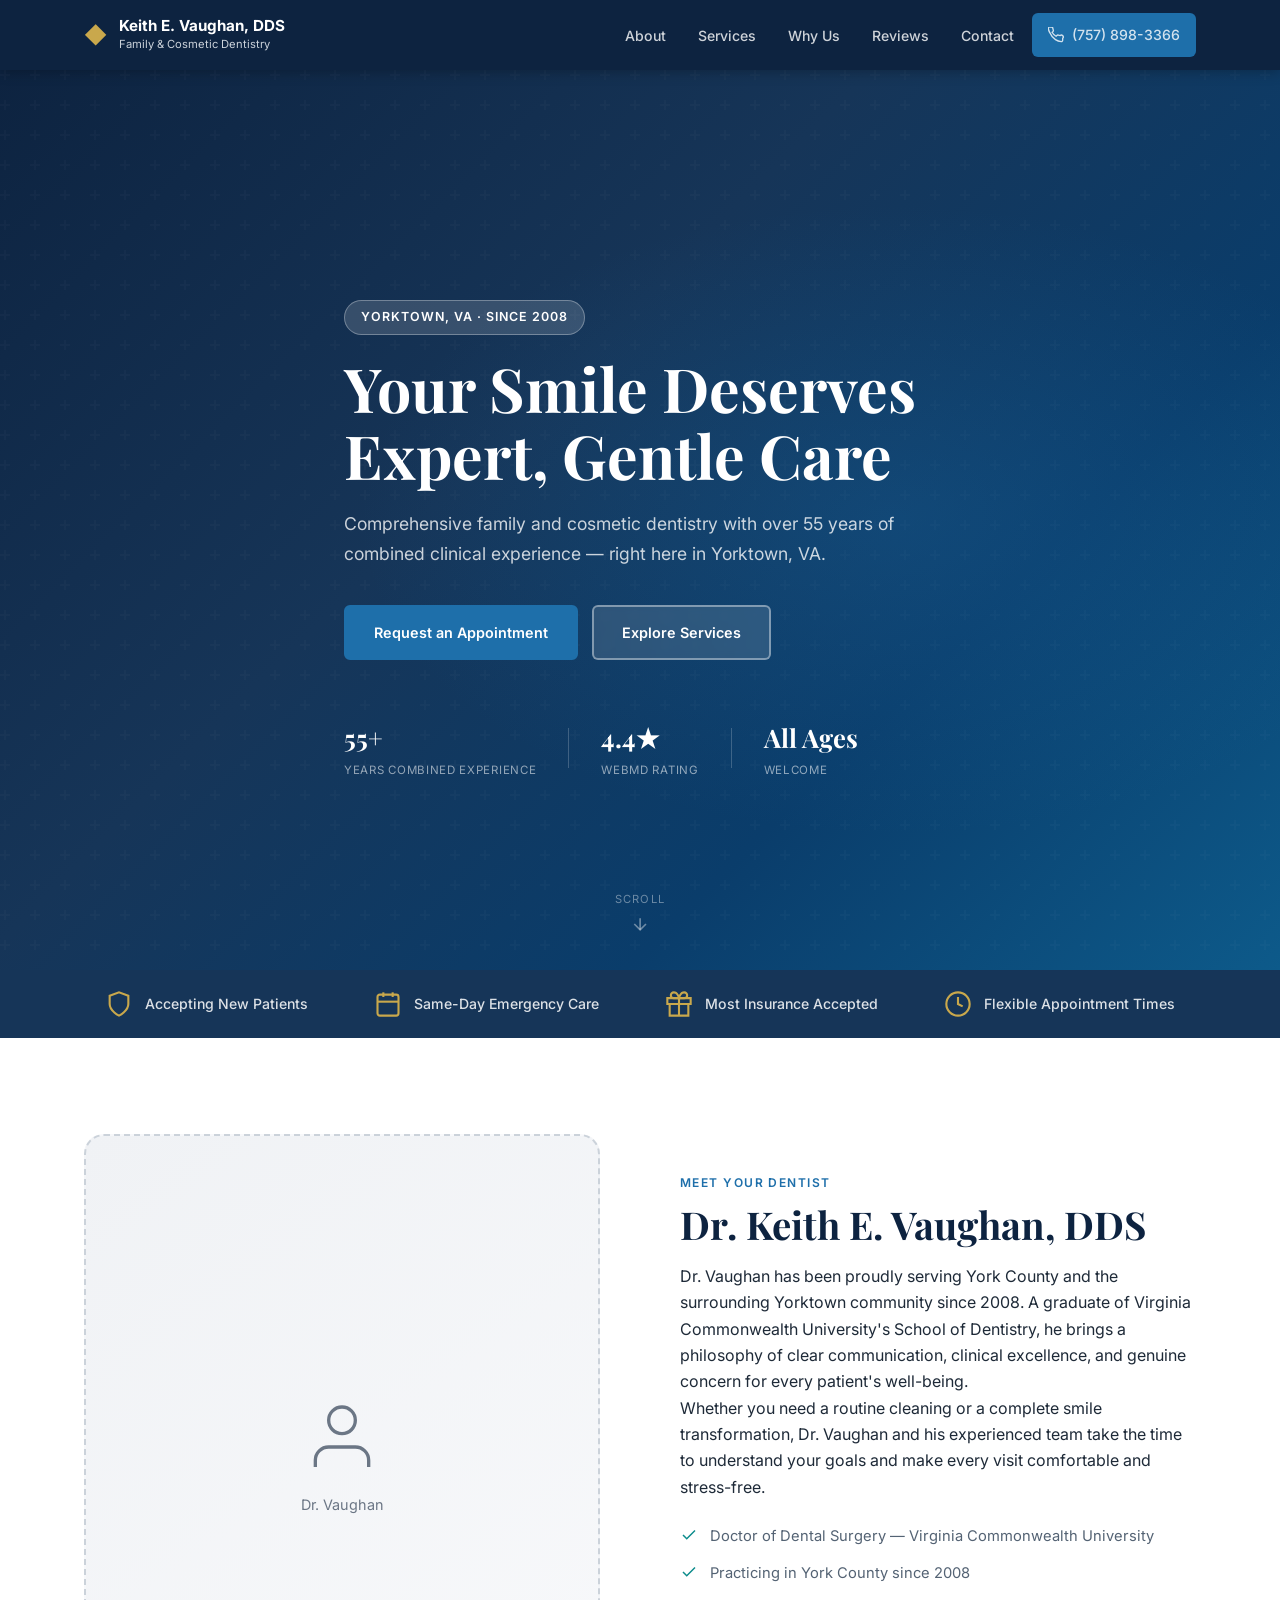
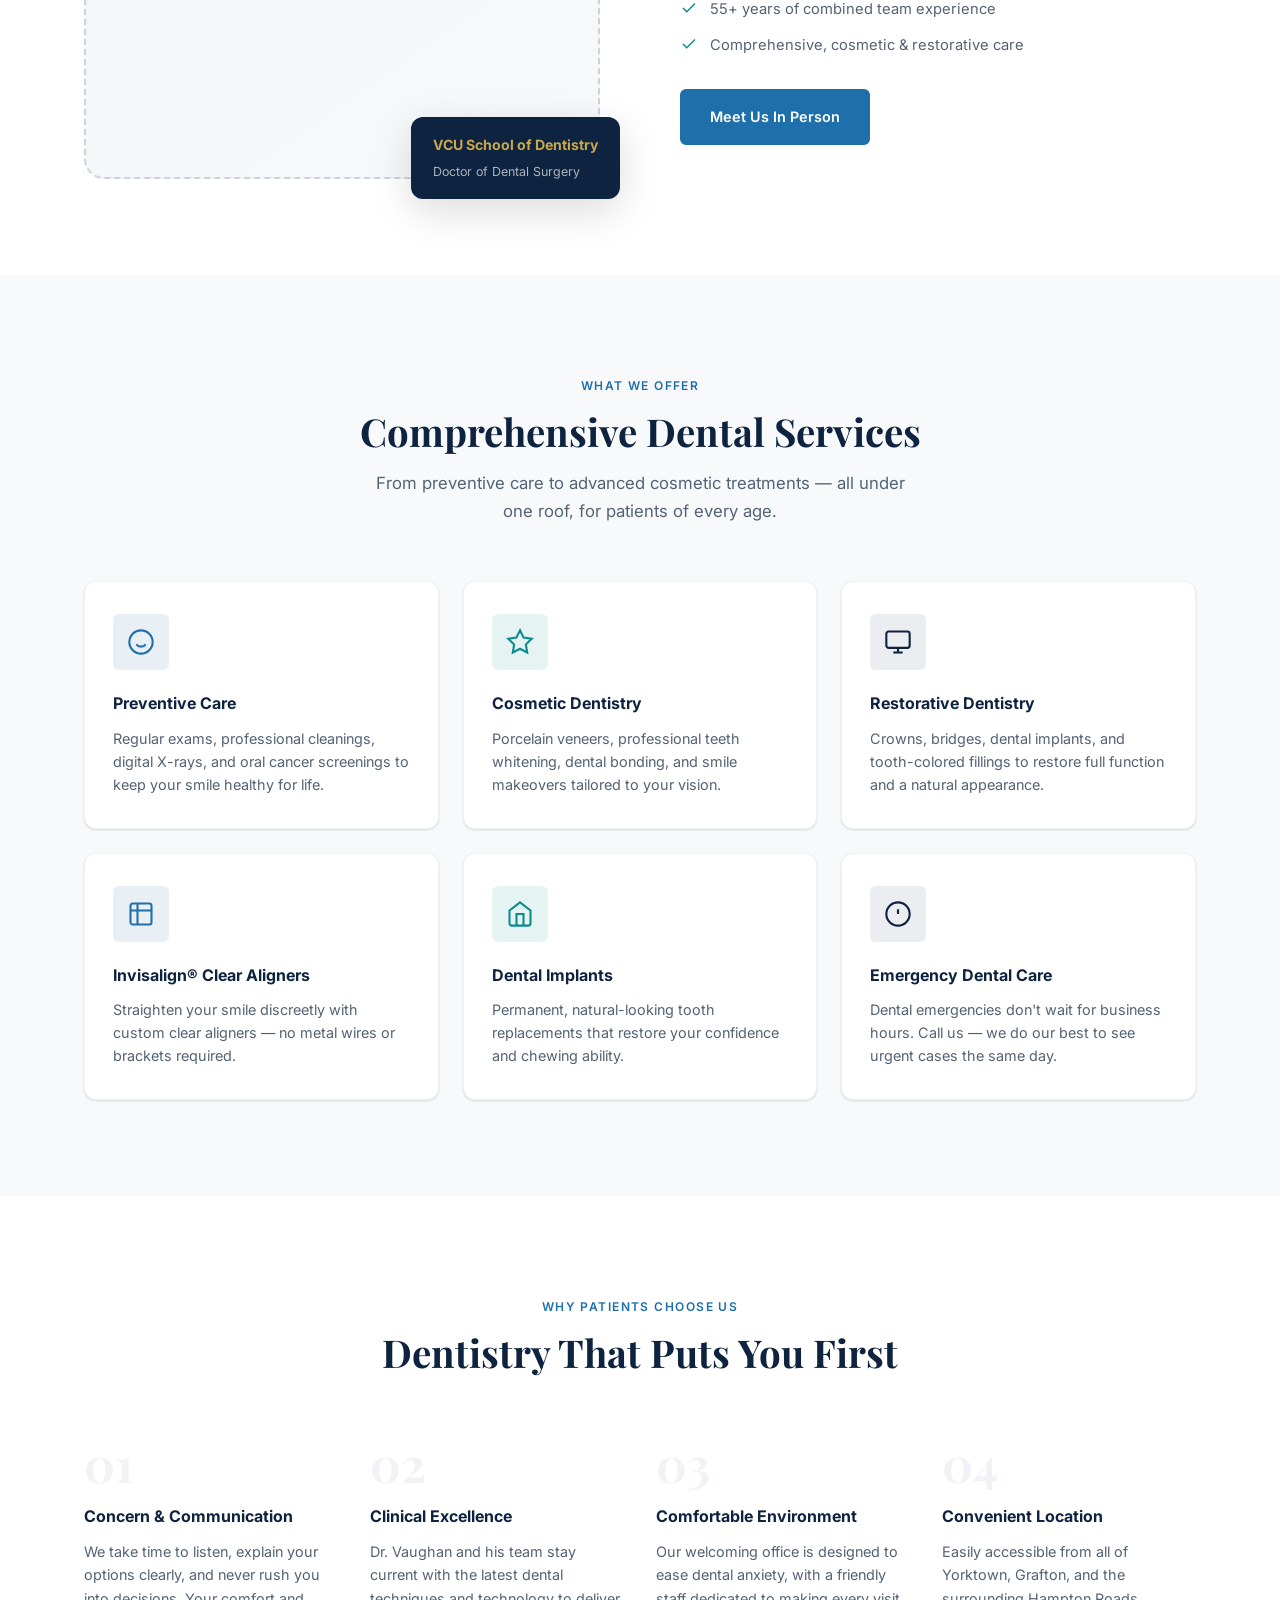
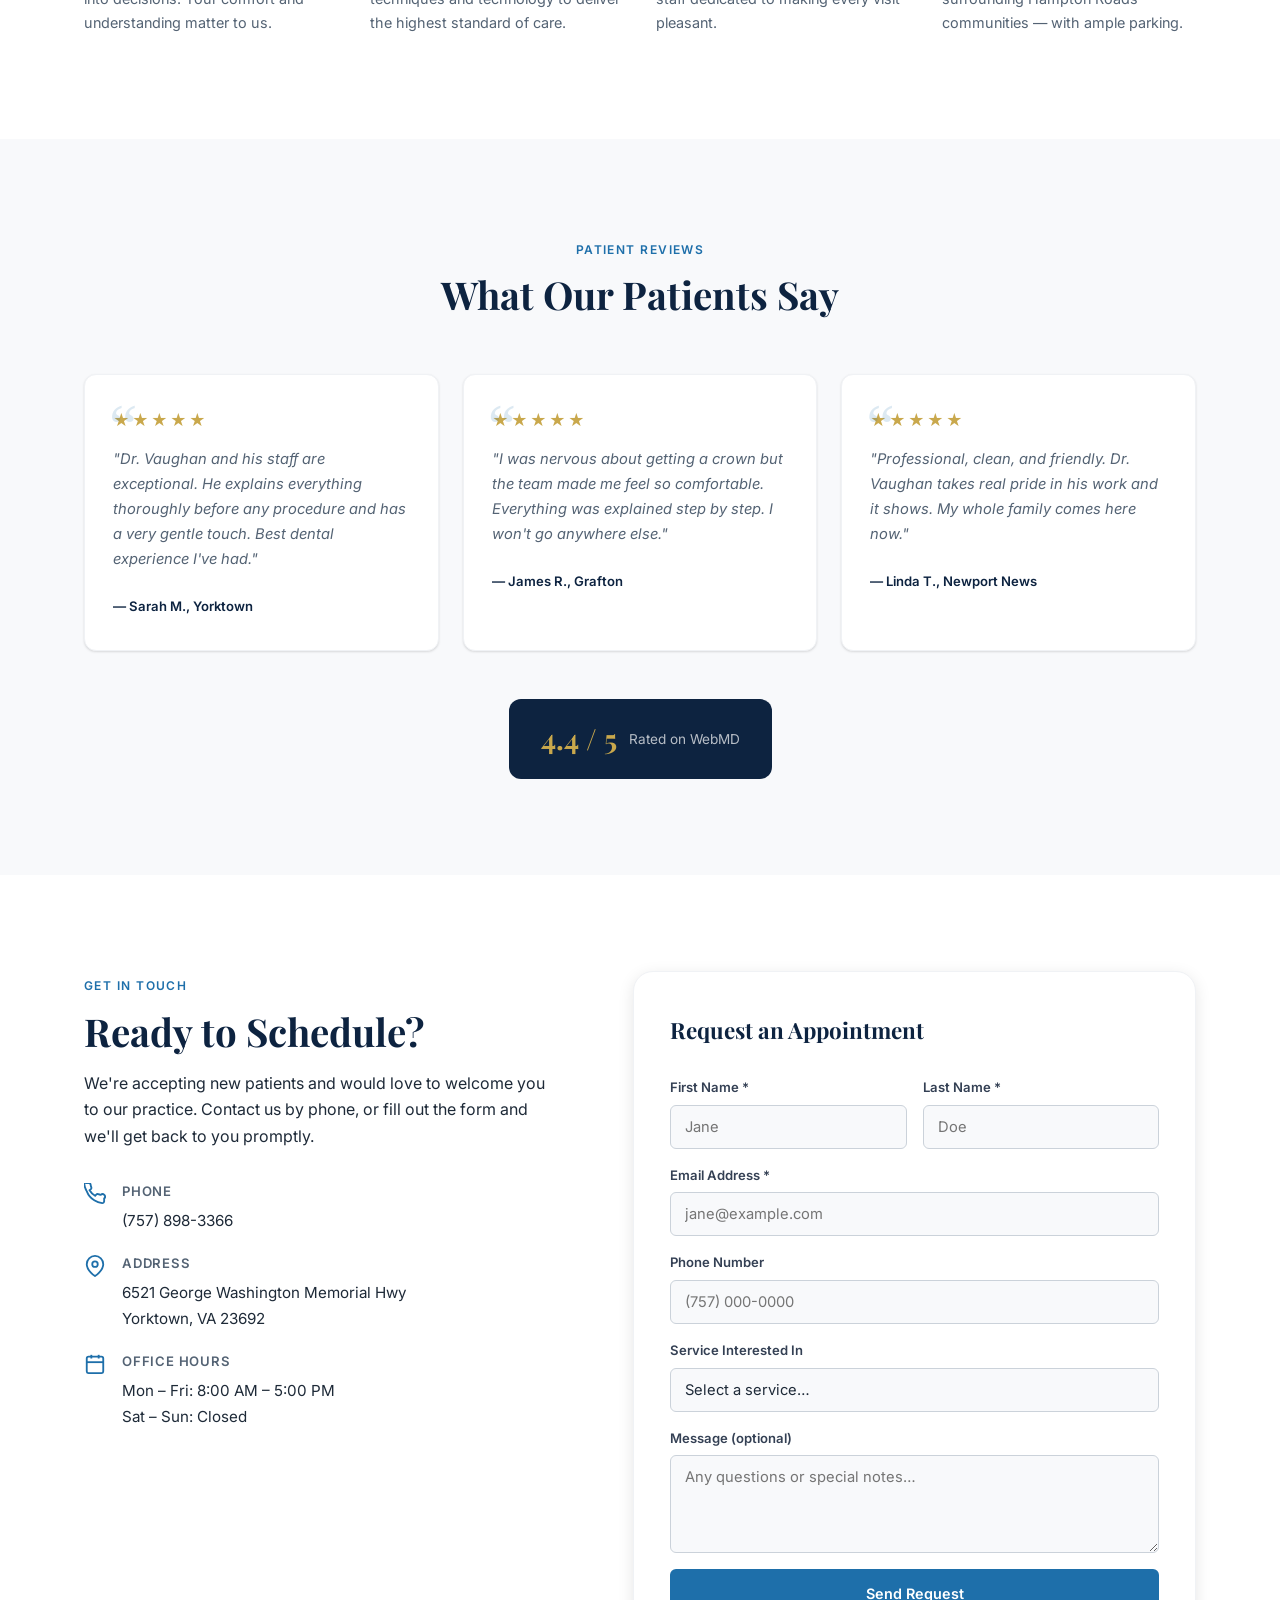
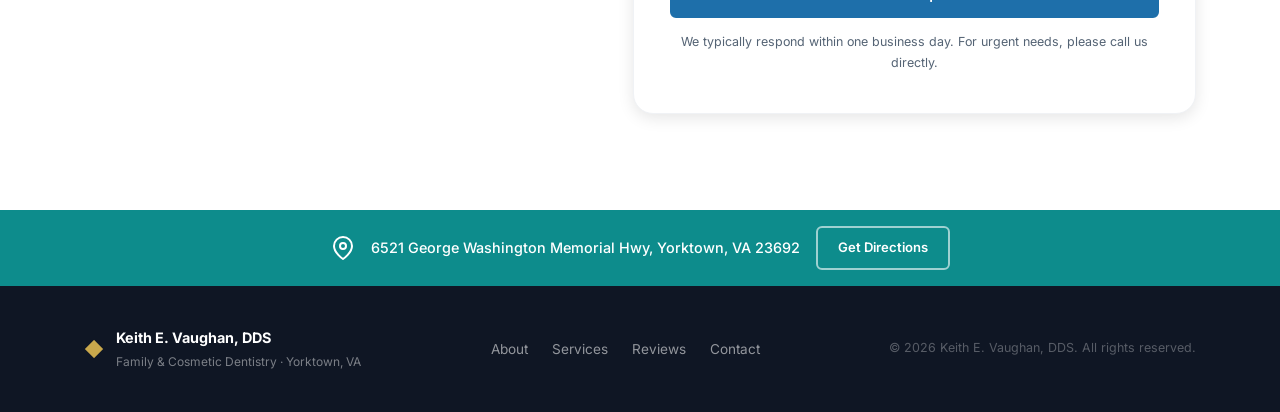
<file: keith-vaughan-dds/index.html>
<!DOCTYPE html>
<html lang="en">
<head>
  <meta charset="UTF-8" />
  <meta name="viewport" content="width=device-width, initial-scale=1.0" />
  <meta name="description" content="Keith E. Vaughan, DDS — Family & Cosmetic Dentistry in Yorktown, VA. Gentle, comprehensive dental care for the whole family. Call (757) 898-3366." />
  <title>Keith E. Vaughan, DDS | Family Dentistry | Yorktown, VA</title>
  <link rel="preconnect" href="https://fonts.googleapis.com" />
  <link rel="preconnect" href="https://fonts.gstatic.com" crossorigin />
  <link href="https://fonts.googleapis.com/css2?family=Inter:wght@300;400;500;600;700&family=Playfair+Display:wght@600;700&display=swap" rel="stylesheet" />
  <link rel="stylesheet" href="style.css" />
</head>
<body>

  <!-- ===== NAVIGATION ===== -->
  <header class="site-header" id="top">
    <nav class="nav container">
      <a href="#top" class="nav__logo">
        <span class="nav__logo-icon">&#9670;</span>
        <div>
          <span class="nav__logo-name">Keith E. Vaughan, DDS</span>
          <span class="nav__logo-sub">Family &amp; Cosmetic Dentistry</span>
        </div>
      </a>

      <button class="nav__toggle" id="navToggle" aria-label="Open menu">
        <span></span><span></span><span></span>
      </button>

      <ul class="nav__links" id="navLinks">
        <li><a href="#about">About</a></li>
        <li><a href="#services">Services</a></li>
        <li><a href="#why-us">Why Us</a></li>
        <li><a href="#testimonials">Reviews</a></li>
        <li><a href="#contact">Contact</a></li>
        <li>
          <a href="tel:7578983366" class="btn btn--nav">
            <svg width="16" height="16" viewBox="0 0 24 24" fill="none" stroke="currentColor" stroke-width="2"><path d="M22 16.92v3a2 2 0 01-2.18 2 19.79 19.79 0 01-8.63-3.07A19.5 19.5 0 013.07 9.13 19.79 19.79 0 01.22 .5 2 2 0 012.22 0h3a2 2 0 012 1.72c.127.96.361 1.903.7 2.81a2 2 0 01-.45 2.11L6.09 7.91a16 16 0 006 6l1.27-1.27a2 2 0 012.11-.45c.907.339 1.85.573 2.81.7A2 2 0 0122 16.92z"/></svg>
            (757) 898-3366
          </a>
        </li>
      </ul>
    </nav>
  </header>

  <!-- ===== HERO ===== -->
  <section class="hero">
    <div class="hero__bg"></div>
    <div class="container hero__content">
      <span class="badge">Yorktown, VA · Since 2008</span>
      <h1 class="hero__heading">Your Smile Deserves<br />Expert, Gentle Care</h1>
      <p class="hero__sub">Comprehensive family and cosmetic dentistry with over 55 years of combined clinical experience — right here in Yorktown, VA.</p>
      <div class="hero__cta">
        <a href="#contact" class="btn btn--primary">Request an Appointment</a>
        <a href="#services" class="btn btn--ghost">Explore Services</a>
      </div>
      <div class="hero__stats">
        <div class="stat">
          <span class="stat__num">55+</span>
          <span class="stat__label">Years Combined Experience</span>
        </div>
        <div class="stat__divider"></div>
        <div class="stat">
          <span class="stat__num">4.4★</span>
          <span class="stat__label">WebMD Rating</span>
        </div>
        <div class="stat__divider"></div>
        <div class="stat">
          <span class="stat__num">All Ages</span>
          <span class="stat__label">Welcome</span>
        </div>
      </div>
    </div>
    <div class="hero__scroll">
      <span>Scroll</span>
      <svg width="20" height="20" viewBox="0 0 24 24" fill="none" stroke="currentColor" stroke-width="2"><line x1="12" y1="5" x2="12" y2="19"/><polyline points="19 12 12 19 5 12"/></svg>
    </div>
  </section>

  <!-- ===== TRUST BAR ===== -->
  <section class="trust-bar">
    <div class="container trust-bar__inner">
      <div class="trust-item">
        <svg width="28" height="28" viewBox="0 0 24 24" fill="none" stroke="currentColor" stroke-width="1.8"><path d="M12 22s8-4 8-10V5l-8-3-8 3v7c0 6 8 10 8 10z"/></svg>
        <span>Accepting New Patients</span>
      </div>
      <div class="trust-item">
        <svg width="28" height="28" viewBox="0 0 24 24" fill="none" stroke="currentColor" stroke-width="1.8"><rect x="3" y="4" width="18" height="18" rx="2" ry="2"/><line x1="16" y1="2" x2="16" y2="6"/><line x1="8" y1="2" x2="8" y2="6"/><line x1="3" y1="10" x2="21" y2="10"/></svg>
        <span>Same-Day Emergency Care</span>
      </div>
      <div class="trust-item">
        <svg width="28" height="28" viewBox="0 0 24 24" fill="none" stroke="currentColor" stroke-width="1.8"><path d="M20 12V22H4V12"/><path d="M22 7H2v5h20V7z"/><path d="M12 22V7"/><path d="M12 7H7.5a2.5 2.5 0 010-5C11 2 12 7 12 7z"/><path d="M12 7h4.5a2.5 2.5 0 000-5C13 2 12 7 12 7z"/></svg>
        <span>Most Insurance Accepted</span>
      </div>
      <div class="trust-item">
        <svg width="28" height="28" viewBox="0 0 24 24" fill="none" stroke="currentColor" stroke-width="1.8"><circle cx="12" cy="12" r="10"/><polyline points="12 6 12 12 16 14"/></svg>
        <span>Flexible Appointment Times</span>
      </div>
    </div>
  </section>

  <!-- ===== ABOUT ===== -->
  <section class="section about" id="about">
    <div class="container about__grid">
      <div class="about__image-wrap">
        <div class="about__image-placeholder">
          <svg width="80" height="80" viewBox="0 0 24 24" fill="none" stroke="currentColor" stroke-width="1"><path d="M20 21v-2a4 4 0 00-4-4H8a4 4 0 00-4 4v2"/><circle cx="12" cy="7" r="4"/></svg>
          <span>Dr. Vaughan</span>
        </div>
        <div class="about__badge-float">
          <strong>VCU School of Dentistry</strong>
          <span>Doctor of Dental Surgery</span>
        </div>
      </div>

      <div class="about__content">
        <span class="section-label">Meet Your Dentist</span>
        <h2 class="section-title">Dr. Keith E. Vaughan, DDS</h2>
        <p>Dr. Vaughan has been proudly serving York County and the surrounding Yorktown community since 2008. A graduate of Virginia Commonwealth University's School of Dentistry, he brings a philosophy of clear communication, clinical excellence, and genuine concern for every patient's well-being.</p>
        <p>Whether you need a routine cleaning or a complete smile transformation, Dr. Vaughan and his experienced team take the time to understand your goals and make every visit comfortable and stress-free.</p>
        <ul class="about__credentials">
          <li>
            <svg width="18" height="18" viewBox="0 0 24 24" fill="none" stroke="currentColor" stroke-width="2"><polyline points="20 6 9 17 4 12"/></svg>
            Doctor of Dental Surgery — Virginia Commonwealth University
          </li>
          <li>
            <svg width="18" height="18" viewBox="0 0 24 24" fill="none" stroke="currentColor" stroke-width="2"><polyline points="20 6 9 17 4 12"/></svg>
            Practicing in York County since 2008
          </li>
          <li>
            <svg width="18" height="18" viewBox="0 0 24 24" fill="none" stroke="currentColor" stroke-width="2"><polyline points="20 6 9 17 4 12"/></svg>
            55+ years of combined team experience
          </li>
          <li>
            <svg width="18" height="18" viewBox="0 0 24 24" fill="none" stroke="currentColor" stroke-width="2"><polyline points="20 6 9 17 4 12"/></svg>
            Comprehensive, cosmetic &amp; restorative care
          </li>
        </ul>
        <a href="#contact" class="btn btn--primary">Meet Us In Person</a>
      </div>
    </div>
  </section>

  <!-- ===== SERVICES ===== -->
  <section class="section section--alt services" id="services">
    <div class="container">
      <div class="section-header">
        <span class="section-label">What We Offer</span>
        <h2 class="section-title">Comprehensive Dental Services</h2>
        <p class="section-sub">From preventive care to advanced cosmetic treatments — all under one roof, for patients of every age.</p>
      </div>

      <div class="services__grid">
        <div class="service-card">
          <div class="service-card__icon service-card__icon--blue">
            <svg width="28" height="28" viewBox="0 0 24 24" fill="none" stroke="currentColor" stroke-width="1.8"><path d="M12 2C6.48 2 2 6.48 2 12s4.48 10 10 10 10-4.48 10-10S17.52 2 12 2z"/><path d="M8 14s1.5 2 4 2 4-2 4-2"/><line x1="9" y1="9" x2="9.01" y2="9"/><line x1="15" y1="9" x2="15.01" y2="9"/></svg>
          </div>
          <h3>Preventive Care</h3>
          <p>Regular exams, professional cleanings, digital X-rays, and oral cancer screenings to keep your smile healthy for life.</p>
        </div>

        <div class="service-card">
          <div class="service-card__icon service-card__icon--teal">
            <svg width="28" height="28" viewBox="0 0 24 24" fill="none" stroke="currentColor" stroke-width="1.8"><polygon points="12 2 15.09 8.26 22 9.27 17 14.14 18.18 21.02 12 17.77 5.82 21.02 7 14.14 2 9.27 8.91 8.26 12 2"/></svg>
          </div>
          <h3>Cosmetic Dentistry</h3>
          <p>Porcelain veneers, professional teeth whitening, dental bonding, and smile makeovers tailored to your vision.</p>
        </div>

        <div class="service-card">
          <div class="service-card__icon service-card__icon--navy">
            <svg width="28" height="28" viewBox="0 0 24 24" fill="none" stroke="currentColor" stroke-width="1.8"><rect x="2" y="3" width="20" height="14" rx="2" ry="2"/><line x1="8" y1="21" x2="16" y2="21"/><line x1="12" y1="17" x2="12" y2="21"/></svg>
          </div>
          <h3>Restorative Dentistry</h3>
          <p>Crowns, bridges, dental implants, and tooth-colored fillings to restore full function and a natural appearance.</p>
        </div>

        <div class="service-card">
          <div class="service-card__icon service-card__icon--blue">
            <svg width="28" height="28" viewBox="0 0 24 24" fill="none" stroke="currentColor" stroke-width="1.8"><path d="M9 3H5a2 2 0 00-2 2v4m6-6h10a2 2 0 012 2v4M9 3v18m0 0h10a2 2 0 002-2V9M9 21H5a2 2 0 01-2-2V9m0 0h18"/></svg>
          </div>
          <h3>Invisalign® Clear Aligners</h3>
          <p>Straighten your smile discreetly with custom clear aligners — no metal wires or brackets required.</p>
        </div>

        <div class="service-card">
          <div class="service-card__icon service-card__icon--teal">
            <svg width="28" height="28" viewBox="0 0 24 24" fill="none" stroke="currentColor" stroke-width="1.8"><path d="M3 9l9-7 9 7v11a2 2 0 01-2 2H5a2 2 0 01-2-2z"/><polyline points="9 22 9 12 15 12 15 22"/></svg>
          </div>
          <h3>Dental Implants</h3>
          <p>Permanent, natural-looking tooth replacements that restore your confidence and chewing ability.</p>
        </div>

        <div class="service-card">
          <div class="service-card__icon service-card__icon--navy">
            <svg width="28" height="28" viewBox="0 0 24 24" fill="none" stroke="currentColor" stroke-width="1.8"><circle cx="12" cy="12" r="10"/><line x1="12" y1="8" x2="12" y2="12"/><line x1="12" y1="16" x2="12.01" y2="16"/></svg>
          </div>
          <h3>Emergency Dental Care</h3>
          <p>Dental emergencies don't wait for business hours. Call us — we do our best to see urgent cases the same day.</p>
        </div>
      </div>
    </div>
  </section>

  <!-- ===== WHY US ===== -->
  <section class="section why-us" id="why-us">
    <div class="container">
      <div class="section-header">
        <span class="section-label">Why Patients Choose Us</span>
        <h2 class="section-title">Dentistry That Puts You First</h2>
      </div>
      <div class="why-us__grid">
        <div class="why-card">
          <div class="why-card__num">01</div>
          <h3>Concern &amp; Communication</h3>
          <p>We take time to listen, explain your options clearly, and never rush you into decisions. Your comfort and understanding matter to us.</p>
        </div>
        <div class="why-card">
          <div class="why-card__num">02</div>
          <h3>Clinical Excellence</h3>
          <p>Dr. Vaughan and his team stay current with the latest dental techniques and technology to deliver the highest standard of care.</p>
        </div>
        <div class="why-card">
          <div class="why-card__num">03</div>
          <h3>Comfortable Environment</h3>
          <p>Our welcoming office is designed to ease dental anxiety, with a friendly staff dedicated to making every visit pleasant.</p>
        </div>
        <div class="why-card">
          <div class="why-card__num">04</div>
          <h3>Convenient Location</h3>
          <p>Easily accessible from all of Yorktown, Grafton, and the surrounding Hampton Roads communities — with ample parking.</p>
        </div>
      </div>
    </div>
  </section>

  <!-- ===== TESTIMONIALS ===== -->
  <section class="section section--alt testimonials" id="testimonials">
    <div class="container">
      <div class="section-header">
        <span class="section-label">Patient Reviews</span>
        <h2 class="section-title">What Our Patients Say</h2>
      </div>
      <div class="testimonials__grid">
        <div class="testimonial-card">
          <div class="testimonial-card__stars">★★★★★</div>
          <p>"Dr. Vaughan and his staff are exceptional. He explains everything thoroughly before any procedure and has a very gentle touch. Best dental experience I've had."</p>
          <div class="testimonial-card__author">
            <span class="testimonial-card__name">— Sarah M., Yorktown</span>
          </div>
        </div>
        <div class="testimonial-card">
          <div class="testimonial-card__stars">★★★★★</div>
          <p>"I was nervous about getting a crown but the team made me feel so comfortable. Everything was explained step by step. I won't go anywhere else."</p>
          <div class="testimonial-card__author">
            <span class="testimonial-card__name">— James R., Grafton</span>
          </div>
        </div>
        <div class="testimonial-card">
          <div class="testimonial-card__stars">★★★★★</div>
          <p>"Professional, clean, and friendly. Dr. Vaughan takes real pride in his work and it shows. My whole family comes here now."</p>
          <div class="testimonial-card__author">
            <span class="testimonial-card__name">— Linda T., Newport News</span>
          </div>
        </div>
      </div>
      <div class="testimonials__badge">
        <span>4.4 / 5</span>
        <span>Rated on WebMD</span>
      </div>
    </div>
  </section>

  <!-- ===== CONTACT ===== -->
  <section class="section contact" id="contact">
    <div class="container contact__grid">
      <div class="contact__info">
        <span class="section-label">Get In Touch</span>
        <h2 class="section-title">Ready to Schedule?</h2>
        <p>We're accepting new patients and would love to welcome you to our practice. Contact us by phone, or fill out the form and we'll get back to you promptly.</p>

        <div class="contact__details">
          <div class="contact__detail-item">
            <svg width="22" height="22" viewBox="0 0 24 24" fill="none" stroke="currentColor" stroke-width="2"><path d="M22 16.92v3a2 2 0 01-2.18 2 19.79 19.79 0 01-8.63-3.07A19.5 19.5 0 013.07 9.13 19.79 19.79 0 01.22 .5 2 2 0 012.22 0h3a2 2 0 012 1.72c.127.96.361 1.903.7 2.81a2 2 0 01-.45 2.11L6.09 7.91a16 16 0 006 6l1.27-1.27a2 2 0 012.11-.45c.907.339 1.85.573 2.81.7A2 2 0 0122 16.92z"/></svg>
            <div>
              <strong>Phone</strong>
              <a href="tel:7578983366">(757) 898-3366</a>
            </div>
          </div>
          <div class="contact__detail-item">
            <svg width="22" height="22" viewBox="0 0 24 24" fill="none" stroke="currentColor" stroke-width="2"><path d="M21 10c0 7-9 13-9 13s-9-6-9-13a9 9 0 0118 0z"/><circle cx="12" cy="10" r="3"/></svg>
            <div>
              <strong>Address</strong>
              <span>6521 George Washington Memorial Hwy<br />Yorktown, VA 23692</span>
            </div>
          </div>
          <div class="contact__detail-item">
            <svg width="22" height="22" viewBox="0 0 24 24" fill="none" stroke="currentColor" stroke-width="2"><rect x="3" y="4" width="18" height="18" rx="2" ry="2"/><line x1="16" y1="2" x2="16" y2="6"/><line x1="8" y1="2" x2="8" y2="6"/><line x1="3" y1="10" x2="21" y2="10"/></svg>
            <div>
              <strong>Office Hours</strong>
              <span>Mon – Fri: 8:00 AM – 5:00 PM<br />Sat – Sun: Closed</span>
            </div>
          </div>
        </div>
      </div>

      <form class="contact__form" id="contactForm" novalidate>
        <h3>Request an Appointment</h3>
        <div class="form-row">
          <div class="form-group">
            <label for="firstName">First Name *</label>
            <input type="text" id="firstName" name="firstName" placeholder="Jane" required />
          </div>
          <div class="form-group">
            <label for="lastName">Last Name *</label>
            <input type="text" id="lastName" name="lastName" placeholder="Doe" required />
          </div>
        </div>
        <div class="form-group">
          <label for="email">Email Address *</label>
          <input type="email" id="email" name="email" placeholder="jane@example.com" required />
        </div>
        <div class="form-group">
          <label for="phone">Phone Number</label>
          <input type="tel" id="phone" name="phone" placeholder="(757) 000-0000" />
        </div>
        <div class="form-group">
          <label for="service">Service Interested In</label>
          <select id="service" name="service">
            <option value="">Select a service…</option>
            <option>Routine Exam &amp; Cleaning</option>
            <option>Teeth Whitening</option>
            <option>Dental Implants</option>
            <option>Invisalign®</option>
            <option>Crown / Bridge</option>
            <option>Cosmetic / Veneers</option>
            <option>Emergency Care</option>
            <option>Other</option>
          </select>
        </div>
        <div class="form-group">
          <label for="message">Message (optional)</label>
          <textarea id="message" name="message" rows="4" placeholder="Any questions or special notes…"></textarea>
        </div>
        <button type="submit" class="btn btn--primary btn--full">Send Request</button>
        <p class="form-note">We typically respond within one business day. For urgent needs, please call us directly.</p>
      </form>
    </div>
  </section>

  <!-- ===== MAP PLACEHOLDER ===== -->
  <div class="map-banner">
    <div class="container map-banner__inner">
      <svg width="24" height="24" viewBox="0 0 24 24" fill="none" stroke="currentColor" stroke-width="2"><path d="M21 10c0 7-9 13-9 13s-9-6-9-13a9 9 0 0118 0z"/><circle cx="12" cy="10" r="3"/></svg>
      <span>6521 George Washington Memorial Hwy, Yorktown, VA 23692</span>
      <a href="https://maps.google.com/?q=6521+George+Washington+Memorial+Hwy+Yorktown+VA+23692" target="_blank" rel="noopener" class="btn btn--outline-white btn--sm">Get Directions</a>
    </div>
  </div>

  <!-- ===== FOOTER ===== -->
  <footer class="footer">
    <div class="container footer__inner">
      <div class="footer__brand">
        <span class="nav__logo-icon">&#9670;</span>
        <div>
          <strong>Keith E. Vaughan, DDS</strong>
          <span>Family &amp; Cosmetic Dentistry · Yorktown, VA</span>
        </div>
      </div>
      <nav class="footer__links">
        <a href="#about">About</a>
        <a href="#services">Services</a>
        <a href="#testimonials">Reviews</a>
        <a href="#contact">Contact</a>
      </nav>
      <p class="footer__copy">&copy; 2026 Keith E. Vaughan, DDS. All rights reserved.</p>
    </div>
  </footer>

  <script src="main.js"></script>
</body>
</html>
</file>
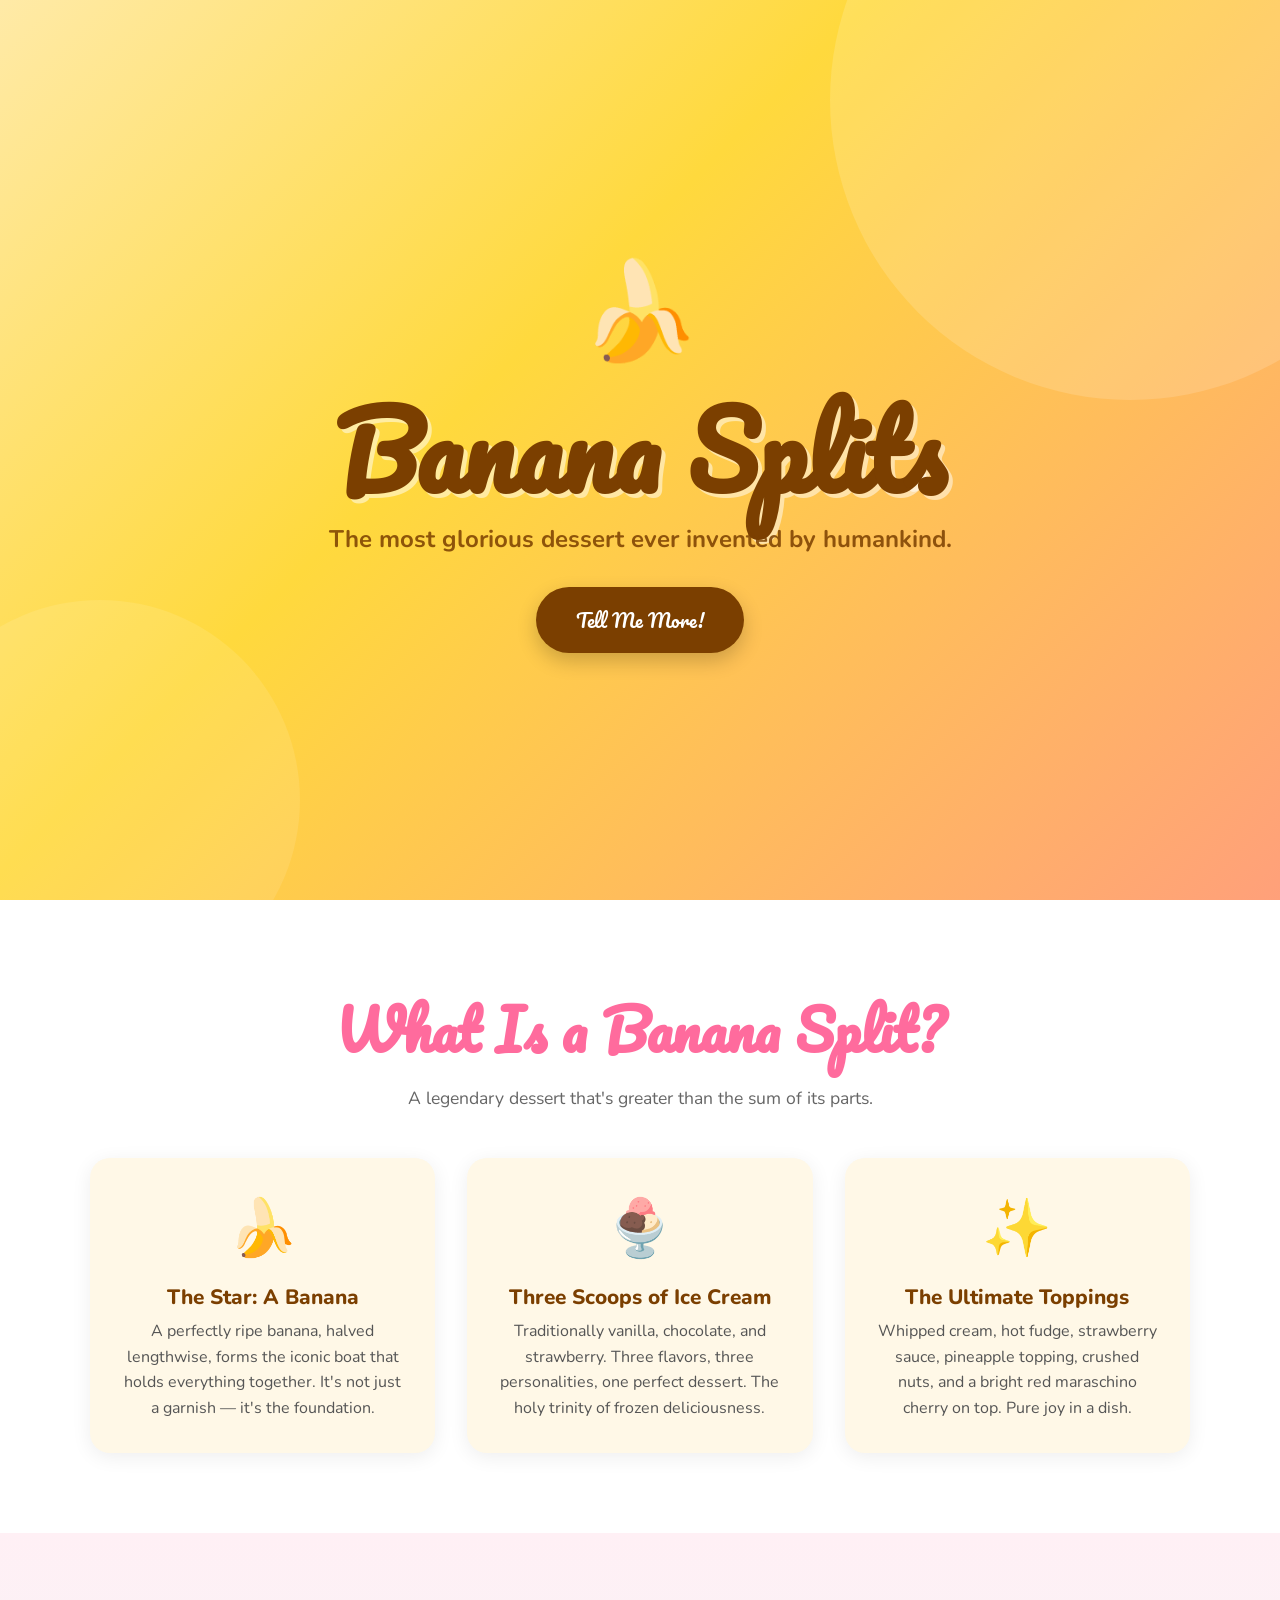
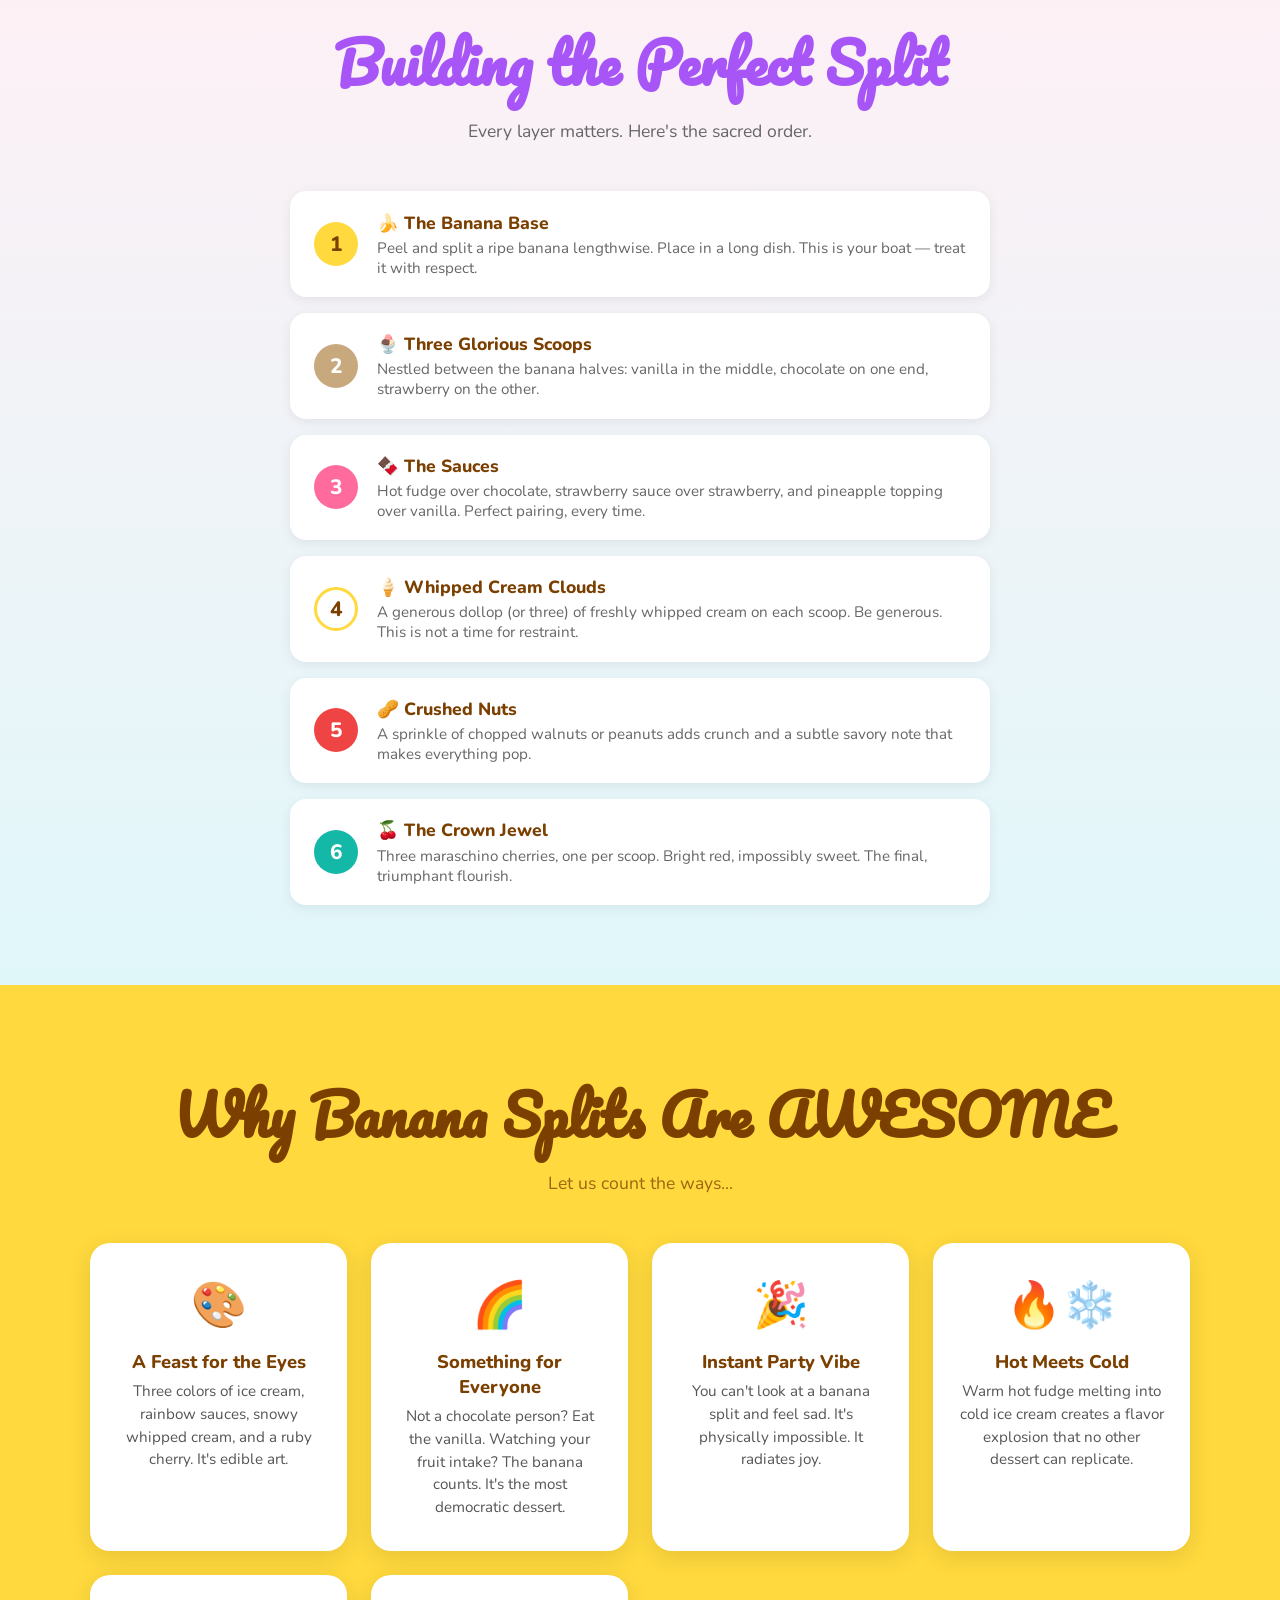
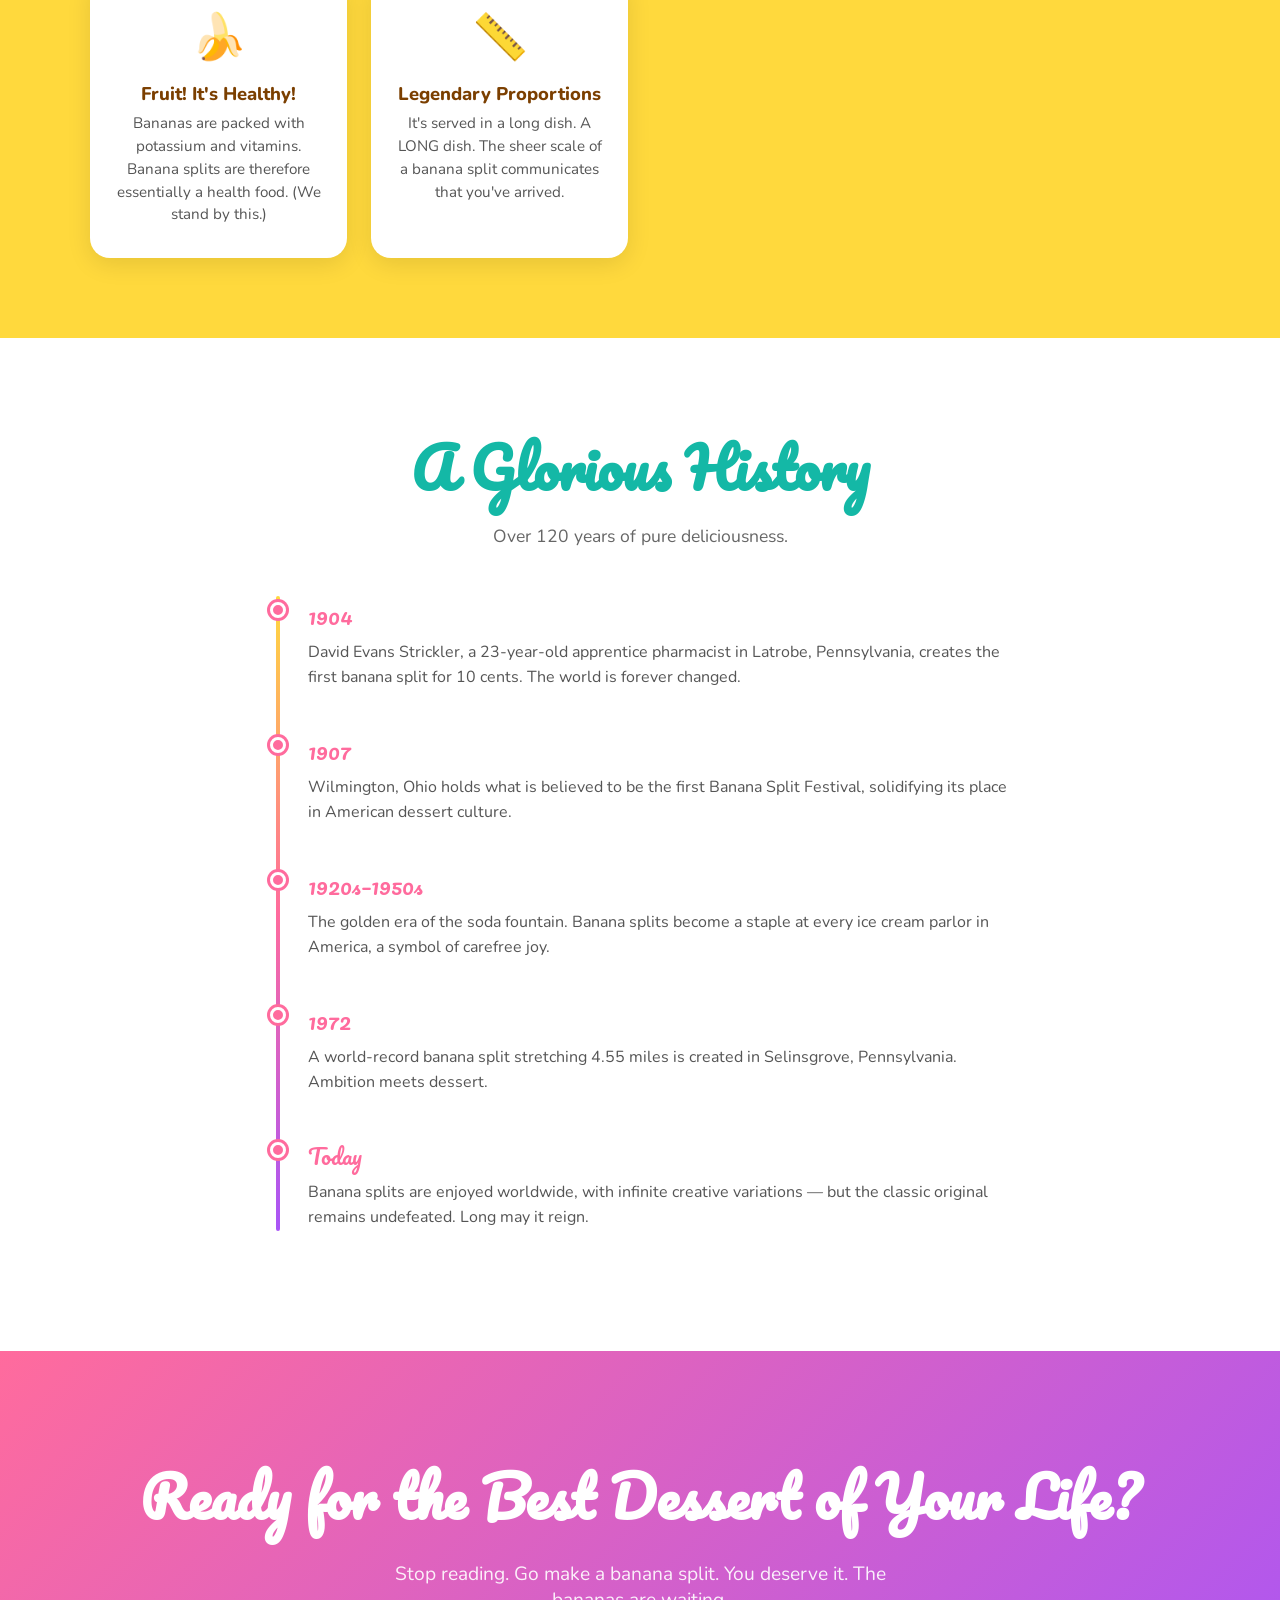
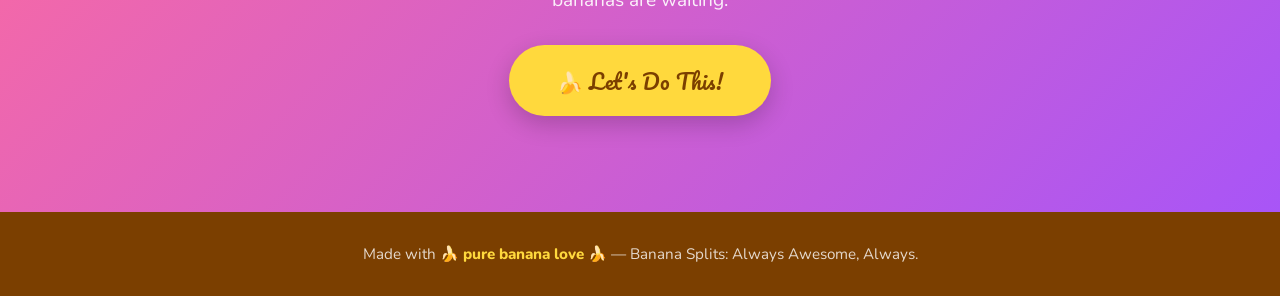
<file: banana-splits.html>
<!DOCTYPE html>
<html lang="en">
<head>
  <meta charset="UTF-8" />
  <meta name="viewport" content="width=device-width, initial-scale=1.0" />
  <title>Banana Splits — The Ultimate Dessert</title>
  <style>
    @import url('https://fonts.googleapis.com/css2?family=Pacifico&family=Nunito:wght@400;600;700;800&display=swap');

    *, *::before, *::after { box-sizing: border-box; margin: 0; padding: 0; }

    :root {
      --yellow: #FFD93D;
      --pink:   #FF6B9D;
      --brown:  #7B3F00;
      --cream:  #FFF8E7;
      --purple: #A855F7;
      --teal:   #14B8A6;
      --red:    #EF4444;
    }

    html { scroll-behavior: smooth; }

    body {
      font-family: 'Nunito', sans-serif;
      background: var(--cream);
      color: #333;
      overflow-x: hidden;
    }

    /* ── HERO ── */
    .hero {
      min-height: 100vh;
      background: linear-gradient(135deg, #FFEAA7 0%, #FFD93D 40%, #FFA07A 100%);
      display: flex;
      flex-direction: column;
      align-items: center;
      justify-content: center;
      text-align: center;
      padding: 2rem;
      position: relative;
      overflow: hidden;
    }

    .hero::before {
      content: '';
      position: absolute;
      width: 600px; height: 600px;
      background: rgba(255,255,255,0.15);
      border-radius: 50%;
      top: -200px; right: -150px;
    }
    .hero::after {
      content: '';
      position: absolute;
      width: 400px; height: 400px;
      background: rgba(255,255,255,0.1);
      border-radius: 50%;
      bottom: -100px; left: -100px;
    }

    .hero-emoji {
      font-size: 6rem;
      animation: bounce 2s ease-in-out infinite;
      display: block;
      margin-bottom: 1rem;
    }

    @keyframes bounce {
      0%, 100% { transform: translateY(0); }
      50%       { transform: translateY(-20px); }
    }

    .hero h1 {
      font-family: 'Pacifico', cursive;
      font-size: clamp(3rem, 8vw, 7rem);
      color: var(--brown);
      text-shadow: 4px 4px 0 rgba(255,255,255,0.5);
      line-height: 1.1;
      position: relative;
      z-index: 1;
    }

    .hero p {
      font-size: clamp(1.1rem, 2.5vw, 1.5rem);
      font-weight: 700;
      color: var(--brown);
      margin-top: 1rem;
      opacity: 0.85;
      position: relative;
      z-index: 1;
    }

    .hero-btn {
      display: inline-block;
      margin-top: 2rem;
      padding: 1rem 2.5rem;
      background: var(--brown);
      color: #fff;
      font-family: 'Pacifico', cursive;
      font-size: 1.2rem;
      border-radius: 50px;
      text-decoration: none;
      box-shadow: 0 8px 20px rgba(0,0,0,0.2);
      transition: transform 0.2s, box-shadow 0.2s;
      position: relative;
      z-index: 1;
    }
    .hero-btn:hover {
      transform: translateY(-3px) scale(1.05);
      box-shadow: 0 12px 28px rgba(0,0,0,0.25);
    }

    /* ── SECTION BASE ── */
    section { padding: 5rem 2rem; }

    .section-title {
      font-family: 'Pacifico', cursive;
      font-size: clamp(2rem, 5vw, 3.5rem);
      text-align: center;
      margin-bottom: 0.5rem;
    }

    .section-sub {
      text-align: center;
      font-size: 1.1rem;
      color: #666;
      margin-bottom: 3rem;
    }

    /* ── WHAT IS ── */
    .what-is {
      background: #fff;
    }

    .what-is .section-title { color: var(--pink); }

    .what-grid {
      display: grid;
      grid-template-columns: repeat(auto-fit, minmax(280px, 1fr));
      gap: 2rem;
      max-width: 1100px;
      margin: 0 auto;
    }

    .what-card {
      background: var(--cream);
      border-radius: 20px;
      padding: 2rem;
      text-align: center;
      box-shadow: 0 4px 20px rgba(0,0,0,0.07);
      transition: transform 0.3s;
    }
    .what-card:hover { transform: translateY(-6px); }

    .what-card .icon { font-size: 3.5rem; display: block; margin-bottom: 1rem; }

    .what-card h3 {
      font-size: 1.3rem;
      font-weight: 800;
      color: var(--brown);
      margin-bottom: 0.5rem;
    }

    .what-card p { color: #555; line-height: 1.6; }

    /* ── LAYERS ── */
    .layers {
      background: linear-gradient(180deg, #FFF0F5 0%, #E0F7FA 100%);
    }

    .layers .section-title { color: var(--purple); }

    .layers-list {
      max-width: 700px;
      margin: 0 auto;
      display: flex;
      flex-direction: column;
      gap: 1rem;
    }

    .layer-item {
      display: flex;
      align-items: center;
      gap: 1.2rem;
      background: #fff;
      border-radius: 16px;
      padding: 1.2rem 1.5rem;
      box-shadow: 0 3px 12px rgba(0,0,0,0.07);
      transition: transform 0.2s;
    }
    .layer-item:hover { transform: translateX(6px); }

    .layer-num {
      width: 44px; height: 44px;
      border-radius: 50%;
      display: flex; align-items: center; justify-content: center;
      font-size: 1.3rem;
      font-weight: 800;
      color: #fff;
      flex-shrink: 0;
    }

    .layer-item:nth-child(1) .layer-num { background: var(--yellow); color: var(--brown); }
    .layer-item:nth-child(2) .layer-num { background: #C8A97E; }
    .layer-item:nth-child(3) .layer-num { background: var(--pink); }
    .layer-item:nth-child(4) .layer-num { background: #fff; color: var(--brown); border: 3px solid var(--yellow); }
    .layer-item:nth-child(5) .layer-num { background: var(--red); }
    .layer-item:nth-child(6) .layer-num { background: var(--teal); }

    .layer-info h4 { font-size: 1.1rem; font-weight: 800; color: var(--brown); }
    .layer-info p  { font-size: 0.95rem; color: #666; margin-top: 0.2rem; }

    /* ── REASONS ── */
    .reasons { background: var(--yellow); }
    .reasons .section-title { color: var(--brown); }
    .reasons .section-sub   { color: var(--brown); opacity: 0.75; }

    .reasons-grid {
      display: grid;
      grid-template-columns: repeat(auto-fit, minmax(240px, 1fr));
      gap: 1.5rem;
      max-width: 1100px;
      margin: 0 auto;
    }

    .reason-card {
      background: #fff;
      border-radius: 20px;
      padding: 2rem 1.5rem;
      text-align: center;
      box-shadow: 0 6px 24px rgba(0,0,0,0.1);
      transition: transform 0.3s, box-shadow 0.3s;
    }
    .reason-card:hover {
      transform: scale(1.05);
      box-shadow: 0 12px 32px rgba(0,0,0,0.15);
    }

    .reason-card .big { font-size: 2.8rem; display: block; margin-bottom: 0.8rem; }
    .reason-card h3 { font-weight: 800; font-size: 1.15rem; color: var(--brown); margin-bottom: 0.4rem; }
    .reason-card p  { color: #555; font-size: 0.95rem; line-height: 1.5; }

    /* ── HISTORY ── */
    .history { background: #fff; }
    .history .section-title { color: var(--teal); }

    .timeline {
      max-width: 760px;
      margin: 0 auto;
      position: relative;
      padding-left: 3rem;
    }

    .timeline::before {
      content: '';
      position: absolute;
      left: 1rem;
      top: 0; bottom: 0;
      width: 4px;
      background: linear-gradient(to bottom, var(--yellow), var(--pink), var(--purple));
      border-radius: 4px;
    }

    .tl-event {
      position: relative;
      margin-bottom: 2.5rem;
    }

    .tl-event::before {
      content: '';
      position: absolute;
      left: -2.4rem;
      top: 0.4rem;
      width: 16px; height: 16px;
      border-radius: 50%;
      background: var(--pink);
      border: 3px solid #fff;
      box-shadow: 0 0 0 3px var(--pink);
    }

    .tl-year {
      font-family: 'Pacifico', cursive;
      font-size: 1.4rem;
      color: var(--pink);
    }

    .tl-event p { color: #555; line-height: 1.6; margin-top: 0.3rem; }

    /* ── CTA ── */
    .cta {
      background: linear-gradient(135deg, var(--pink) 0%, var(--purple) 100%);
      text-align: center;
      padding: 6rem 2rem;
    }

    .cta h2 {
      font-family: 'Pacifico', cursive;
      font-size: clamp(2rem, 5vw, 3.5rem);
      color: #fff;
      margin-bottom: 1rem;
    }

    .cta p {
      font-size: 1.2rem;
      color: rgba(255,255,255,0.9);
      margin-bottom: 2rem;
      max-width: 500px;
      margin-left: auto;
      margin-right: auto;
    }

    .cta-btn {
      display: inline-block;
      padding: 1.1rem 3rem;
      background: var(--yellow);
      color: var(--brown);
      font-family: 'Pacifico', cursive;
      font-size: 1.3rem;
      border-radius: 50px;
      text-decoration: none;
      box-shadow: 0 8px 24px rgba(0,0,0,0.2);
      transition: transform 0.2s, box-shadow 0.2s;
    }
    .cta-btn:hover {
      transform: translateY(-4px) scale(1.05);
      box-shadow: 0 16px 36px rgba(0,0,0,0.25);
    }

    /* ── FOOTER ── */
    footer {
      background: var(--brown);
      color: rgba(255,255,255,0.8);
      text-align: center;
      padding: 2rem;
      font-size: 0.95rem;
    }

    footer span { color: var(--yellow); font-weight: 800; }

    /* ── FLOATING DECORATIONS ── */
    .floater {
      position: fixed;
      pointer-events: none;
      font-size: 2rem;
      opacity: 0.12;
      animation: float linear infinite;
      z-index: 0;
    }

    @keyframes float {
      0%   { transform: translateY(100vh) rotate(0deg);   }
      100% { transform: translateY(-10vh) rotate(360deg); }
    }
  </style>
</head>
<body>

  <!-- Floating background emojis -->
  <div class="floater" style="left:5%;  animation-duration:12s; animation-delay:0s;  font-size:2.5rem;">🍌</div>
  <div class="floater" style="left:20%; animation-duration:9s;  animation-delay:3s;">🍨</div>
  <div class="floater" style="left:50%; animation-duration:14s; animation-delay:1s;  font-size:1.8rem;">🍒</div>
  <div class="floater" style="left:75%; animation-duration:10s; animation-delay:5s;">🍫</div>
  <div class="floater" style="left:90%; animation-duration:11s; animation-delay:2s;  font-size:2.2rem;">🍦</div>

  <!-- ── HERO ── -->
  <section class="hero">
    <span class="hero-emoji">🍌</span>
    <h1>Banana Splits</h1>
    <p>The most glorious dessert ever invented by humankind.</p>
    <a href="#what-is" class="hero-btn">Tell Me More!</a>
  </section>

  <!-- ── WHAT IS ── -->
  <section class="what-is" id="what-is">
    <h2 class="section-title">What Is a Banana Split?</h2>
    <p class="section-sub">A legendary dessert that's greater than the sum of its parts.</p>
    <div class="what-grid">
      <div class="what-card">
        <span class="icon">🍌</span>
        <h3>The Star: A Banana</h3>
        <p>A perfectly ripe banana, halved lengthwise, forms the iconic boat that holds everything together. It's not just a garnish — it's the foundation.</p>
      </div>
      <div class="what-card">
        <span class="icon">🍨</span>
        <h3>Three Scoops of Ice Cream</h3>
        <p>Traditionally vanilla, chocolate, and strawberry. Three flavors, three personalities, one perfect dessert. The holy trinity of frozen deliciousness.</p>
      </div>
      <div class="what-card">
        <span class="icon">✨</span>
        <h3>The Ultimate Toppings</h3>
        <p>Whipped cream, hot fudge, strawberry sauce, pineapple topping, crushed nuts, and a bright red maraschino cherry on top. Pure joy in a dish.</p>
      </div>
    </div>
  </section>

  <!-- ── LAYERS ── -->
  <section class="layers">
    <h2 class="section-title">Building the Perfect Split</h2>
    <p class="section-sub">Every layer matters. Here's the sacred order.</p>
    <div class="layers-list">
      <div class="layer-item">
        <div class="layer-num">1</div>
        <div class="layer-info">
          <h4>🍌 The Banana Base</h4>
          <p>Peel and split a ripe banana lengthwise. Place in a long dish. This is your boat — treat it with respect.</p>
        </div>
      </div>
      <div class="layer-item">
        <div class="layer-num">2</div>
        <div class="layer-info">
          <h4>🍨 Three Glorious Scoops</h4>
          <p>Nestled between the banana halves: vanilla in the middle, chocolate on one end, strawberry on the other.</p>
        </div>
      </div>
      <div class="layer-item">
        <div class="layer-num">3</div>
        <div class="layer-info">
          <h4>🍫 The Sauces</h4>
          <p>Hot fudge over chocolate, strawberry sauce over strawberry, and pineapple topping over vanilla. Perfect pairing, every time.</p>
        </div>
      </div>
      <div class="layer-item">
        <div class="layer-num">4</div>
        <div class="layer-info">
          <h4>🍦 Whipped Cream Clouds</h4>
          <p>A generous dollop (or three) of freshly whipped cream on each scoop. Be generous. This is not a time for restraint.</p>
        </div>
      </div>
      <div class="layer-item">
        <div class="layer-num">5</div>
        <div class="layer-info">
          <h4>🥜 Crushed Nuts</h4>
          <p>A sprinkle of chopped walnuts or peanuts adds crunch and a subtle savory note that makes everything pop.</p>
        </div>
      </div>
      <div class="layer-item">
        <div class="layer-num">6</div>
        <div class="layer-info">
          <h4>🍒 The Crown Jewel</h4>
          <p>Three maraschino cherries, one per scoop. Bright red, impossibly sweet. The final, triumphant flourish.</p>
        </div>
      </div>
    </div>
  </section>

  <!-- ── REASONS ── -->
  <section class="reasons">
    <h2 class="section-title">Why Banana Splits Are AWESOME</h2>
    <p class="section-sub">Let us count the ways...</p>
    <div class="reasons-grid">
      <div class="reason-card">
        <span class="big">🎨</span>
        <h3>A Feast for the Eyes</h3>
        <p>Three colors of ice cream, rainbow sauces, snowy whipped cream, and a ruby cherry. It's edible art.</p>
      </div>
      <div class="reason-card">
        <span class="big">🌈</span>
        <h3>Something for Everyone</h3>
        <p>Not a chocolate person? Eat the vanilla. Watching your fruit intake? The banana counts. It's the most democratic dessert.</p>
      </div>
      <div class="reason-card">
        <span class="big">🎉</span>
        <h3>Instant Party Vibe</h3>
        <p>You can't look at a banana split and feel sad. It's physically impossible. It radiates joy.</p>
      </div>
      <div class="reason-card">
        <span class="big">🔥❄️</span>
        <h3>Hot Meets Cold</h3>
        <p>Warm hot fudge melting into cold ice cream creates a flavor explosion that no other dessert can replicate.</p>
      </div>
      <div class="reason-card">
        <span class="big">🍌</span>
        <h3>Fruit! It's Healthy!</h3>
        <p>Bananas are packed with potassium and vitamins. Banana splits are therefore essentially a health food. (We stand by this.)</p>
      </div>
      <div class="reason-card">
        <span class="big">📏</span>
        <h3>Legendary Proportions</h3>
        <p>It's served in a long dish. A LONG dish. The sheer scale of a banana split communicates that you've arrived.</p>
      </div>
    </div>
  </section>

  <!-- ── HISTORY ── -->
  <section class="history">
    <h2 class="section-title">A Glorious History</h2>
    <p class="section-sub">Over 120 years of pure deliciousness.</p>
    <div class="timeline">
      <div class="tl-event">
        <div class="tl-year">1904</div>
        <p>David Evans Strickler, a 23-year-old apprentice pharmacist in Latrobe, Pennsylvania, creates the first banana split for 10 cents. The world is forever changed.</p>
      </div>
      <div class="tl-event">
        <div class="tl-year">1907</div>
        <p>Wilmington, Ohio holds what is believed to be the first Banana Split Festival, solidifying its place in American dessert culture.</p>
      </div>
      <div class="tl-event">
        <div class="tl-year">1920s–1950s</div>
        <p>The golden era of the soda fountain. Banana splits become a staple at every ice cream parlor in America, a symbol of carefree joy.</p>
      </div>
      <div class="tl-event">
        <div class="tl-year">1972</div>
        <p>A world-record banana split stretching 4.55 miles is created in Selinsgrove, Pennsylvania. Ambition meets dessert.</p>
      </div>
      <div class="tl-event">
        <div class="tl-year">Today</div>
        <p>Banana splits are enjoyed worldwide, with infinite creative variations — but the classic original remains undefeated. Long may it reign.</p>
      </div>
    </div>
  </section>

  <!-- ── CTA ── -->
  <section class="cta">
    <h2>Ready for the Best Dessert of Your Life?</h2>
    <p>Stop reading. Go make a banana split. You deserve it. The bananas are waiting.</p>
    <a href="#what-is" class="cta-btn">🍌 Let's Do This!</a>
  </section>

  <!-- ── FOOTER ── -->
  <footer>
    <p>Made with <span>🍌 pure banana love 🍌</span> &mdash; Banana Splits: Always Awesome, Always.</p>
  </footer>

</body>
</html>
</file>
<file: keith-vaughan-dds/style.css>
/* ===================================================
   Keith E. Vaughan, DDS — Professional Dental Website
   =================================================== */

/* === RESET & TOKENS === */
*, *::before, *::after { box-sizing: border-box; margin: 0; padding: 0; }

:root {
  --navy:       #0d2340;
  --navy-mid:   #163558;
  --blue:       #1e6faa;
  --blue-light: #2e8fcf;
  --teal:       #0d8c8c;
  --teal-light: #12b0b0;
  --gold:       #c9a84c;
  --white:      #ffffff;
  --gray-50:    #f8f9fb;
  --gray-100:   #f0f2f5;
  --gray-300:   #cbd2da;
  --gray-500:   #6b7685;
  --gray-700:   #344054;
  --gray-900:   #0f1624;
  --text:       #1e2a38;
  --text-muted: #546374;

  --radius-sm:  6px;
  --radius:     12px;
  --radius-lg:  20px;

  --shadow-sm: 0 1px 3px rgba(0,0,0,.08), 0 1px 2px rgba(0,0,0,.06);
  --shadow:    0 4px 16px rgba(0,0,0,.1);
  --shadow-lg: 0 12px 40px rgba(0,0,0,.14);

  --transition: .22s ease;

  --font-sans:  'Inter', system-ui, -apple-system, sans-serif;
  --font-serif: 'Playfair Display', Georgia, serif;
}

html { scroll-behavior: smooth; }

body {
  font-family: var(--font-sans);
  color: var(--text);
  background: var(--white);
  line-height: 1.65;
  -webkit-font-smoothing: antialiased;
}

img { max-width: 100%; display: block; }
a  { color: inherit; text-decoration: none; transition: color var(--transition); }

/* === UTILITIES === */
.container {
  max-width: 1160px;
  margin: 0 auto;
  padding: 0 24px;
}

.section { padding: 96px 0; }
.section--alt { background: var(--gray-50); }

.section-label {
  display: inline-block;
  font-size: .75rem;
  font-weight: 600;
  letter-spacing: .12em;
  text-transform: uppercase;
  color: var(--blue);
  margin-bottom: 12px;
}

.section-title {
  font-family: var(--font-serif);
  font-size: clamp(1.8rem, 3vw, 2.6rem);
  font-weight: 700;
  color: var(--navy);
  line-height: 1.2;
  margin-bottom: 16px;
}

.section-sub {
  font-size: 1.05rem;
  color: var(--text-muted);
  max-width: 560px;
}

.section-header {
  text-align: center;
  margin-bottom: 56px;
}
.section-header .section-sub { margin: 0 auto; }

.badge {
  display: inline-block;
  background: rgba(255,255,255,.15);
  border: 1px solid rgba(255,255,255,.3);
  color: #fff;
  font-size: .78rem;
  font-weight: 600;
  letter-spacing: .08em;
  text-transform: uppercase;
  padding: 6px 16px;
  border-radius: 99px;
  margin-bottom: 20px;
}

/* === BUTTONS === */
.btn {
  display: inline-flex;
  align-items: center;
  gap: 8px;
  font-family: var(--font-sans);
  font-weight: 600;
  font-size: .9rem;
  padding: 14px 28px;
  border-radius: var(--radius-sm);
  border: 2px solid transparent;
  cursor: pointer;
  transition: all var(--transition);
  white-space: nowrap;
}

.btn--primary {
  background: var(--blue);
  color: var(--white);
  border-color: var(--blue);
}
.btn--primary:hover { background: var(--blue-light); border-color: var(--blue-light); transform: translateY(-1px); box-shadow: var(--shadow); }

.btn--ghost {
  background: rgba(255,255,255,.12);
  color: var(--white);
  border-color: rgba(255,255,255,.4);
  backdrop-filter: blur(4px);
}
.btn--ghost:hover { background: rgba(255,255,255,.22); border-color: rgba(255,255,255,.6); }

.btn--nav {
  background: var(--blue);
  color: var(--white);
  padding: 10px 20px;
  font-size: .85rem;
  border-radius: var(--radius-sm);
}
.btn--nav:hover { background: var(--blue-light); }

.btn--outline-white {
  background: transparent;
  color: var(--white);
  border-color: rgba(255,255,255,.6);
}
.btn--outline-white:hover { background: rgba(255,255,255,.15); }

.btn--full  { width: 100%; justify-content: center; }
.btn--sm    { padding: 9px 20px; font-size: .82rem; }

/* === NAVIGATION === */
.site-header {
  position: sticky;
  top: 0;
  z-index: 100;
  background: var(--navy);
  box-shadow: 0 2px 12px rgba(0,0,0,.25);
}

.nav {
  display: flex;
  align-items: center;
  justify-content: space-between;
  gap: 24px;
  height: 70px;
}

.nav__logo {
  display: flex;
  align-items: center;
  gap: 12px;
  color: var(--white);
  flex-shrink: 0;
}

.nav__logo-icon {
  font-size: 1.4rem;
  color: var(--gold);
}

.nav__logo-name {
  display: block;
  font-weight: 700;
  font-size: .95rem;
  color: var(--white);
  line-height: 1.2;
}

.nav__logo-sub {
  display: block;
  font-size: .7rem;
  color: var(--gray-300);
  font-weight: 400;
}

.nav__links {
  display: flex;
  align-items: center;
  gap: 4px;
  list-style: none;
}

.nav__links a {
  font-size: .88rem;
  font-weight: 500;
  color: rgba(255,255,255,.8);
  padding: 8px 14px;
  border-radius: var(--radius-sm);
  transition: all var(--transition);
}
.nav__links a:hover { color: var(--white); background: rgba(255,255,255,.08); }

.nav__toggle {
  display: none;
  flex-direction: column;
  gap: 5px;
  background: none;
  border: none;
  cursor: pointer;
  padding: 8px;
}
.nav__toggle span {
  display: block;
  width: 24px;
  height: 2px;
  background: var(--white);
  border-radius: 2px;
  transition: all var(--transition);
}

/* === HERO === */
.hero {
  position: relative;
  min-height: 100vh;
  display: flex;
  align-items: center;
  overflow: hidden;
}

.hero__bg {
  position: absolute;
  inset: 0;
  background:
    linear-gradient(135deg, var(--navy) 0%, var(--navy-mid) 40%, #0a3d6b 70%, #0d5a8a 100%);
  z-index: 0;
}

.hero__bg::after {
  content: '';
  position: absolute;
  inset: 0;
  background:
    radial-gradient(ellipse 60% 50% at 70% 50%, rgba(30,111,170,.25) 0%, transparent 70%),
    url("data:image/svg+xml,%3Csvg width='60' height='60' viewBox='0 0 60 60' xmlns='http://www.w3.org/2000/svg'%3E%3Cg fill='none' fill-rule='evenodd'%3E%3Cg fill='%23ffffff' fill-opacity='0.02'%3E%3Cpath d='M36 34v-4h-2v4h-4v2h4v4h2v-4h4v-2h-4zm0-30V0h-2v4h-4v2h4v4h2V6h4V4h-4zM6 34v-4H4v4H0v2h4v4h2v-4h4v-2H6zM6 4V0H4v4H0v2h4v4h2V6h4V4H6z'/%3E%3C/g%3E%3C/g%3E%3C/svg%3E");
}

.hero__content {
  position: relative;
  z-index: 1;
  max-width: 640px;
  padding: 120px 24px 80px;
}

.hero__heading {
  font-family: var(--font-serif);
  font-size: clamp(2.4rem, 5vw, 3.8rem);
  font-weight: 700;
  color: var(--white);
  line-height: 1.1;
  margin-bottom: 20px;
}

.hero__sub {
  font-size: 1.1rem;
  color: rgba(255,255,255,.78);
  margin-bottom: 36px;
  line-height: 1.7;
}

.hero__cta {
  display: flex;
  gap: 14px;
  flex-wrap: wrap;
  margin-bottom: 56px;
}

.hero__stats {
  display: flex;
  align-items: center;
  gap: 32px;
  flex-wrap: wrap;
}

.stat__num {
  display: block;
  font-size: 1.6rem;
  font-weight: 700;
  color: var(--white);
  font-family: var(--font-serif);
}

.stat__label {
  display: block;
  font-size: .72rem;
  color: rgba(255,255,255,.55);
  text-transform: uppercase;
  letter-spacing: .06em;
  margin-top: 2px;
}

.stat__divider {
  width: 1px;
  height: 40px;
  background: rgba(255,255,255,.2);
}

.hero__scroll {
  position: absolute;
  bottom: 36px;
  left: 50%;
  transform: translateX(-50%);
  display: flex;
  flex-direction: column;
  align-items: center;
  gap: 6px;
  color: rgba(255,255,255,.4);
  font-size: .7rem;
  letter-spacing: .1em;
  text-transform: uppercase;
  animation: bounce 2s infinite;
}

@keyframes bounce {
  0%, 100% { transform: translateX(-50%) translateY(0); }
  50%       { transform: translateX(-50%) translateY(6px); }
}

/* === TRUST BAR === */
.trust-bar {
  background: var(--navy-mid);
  padding: 20px 0;
}

.trust-bar__inner {
  display: flex;
  align-items: center;
  justify-content: space-around;
  gap: 24px;
  flex-wrap: wrap;
}

.trust-item {
  display: flex;
  align-items: center;
  gap: 12px;
  color: rgba(255,255,255,.85);
  font-size: .88rem;
  font-weight: 500;
}

.trust-item svg { color: var(--gold); flex-shrink: 0; }

/* === ABOUT === */
.about__grid {
  display: grid;
  grid-template-columns: 1fr 1fr;
  gap: 80px;
  align-items: center;
}

.about__image-wrap {
  position: relative;
}

.about__image-placeholder {
  background: linear-gradient(145deg, var(--gray-100), var(--gray-50));
  border: 2px dashed var(--gray-300);
  border-radius: var(--radius-lg);
  aspect-ratio: 4/5;
  display: flex;
  flex-direction: column;
  align-items: center;
  justify-content: center;
  gap: 16px;
  color: var(--gray-500);
  font-size: .9rem;
}

.about__badge-float {
  position: absolute;
  bottom: -20px;
  right: -20px;
  background: var(--navy);
  color: var(--white);
  padding: 16px 22px;
  border-radius: var(--radius);
  box-shadow: var(--shadow-lg);
}

.about__badge-float strong {
  display: block;
  font-size: .88rem;
  font-weight: 700;
  color: var(--gold);
}
.about__badge-float span { font-size: .78rem; color: rgba(255,255,255,.65); }

.about__content .section-label { margin-bottom: 8px; }

.about__credentials {
  list-style: none;
  margin: 24px 0 32px;
  display: flex;
  flex-direction: column;
  gap: 12px;
}

.about__credentials li {
  display: flex;
  align-items: flex-start;
  gap: 12px;
  font-size: .92rem;
  color: var(--text-muted);
}

.about__credentials svg { color: var(--teal); flex-shrink: 0; margin-top: 2px; }

/* === SERVICES === */
.services__grid {
  display: grid;
  grid-template-columns: repeat(3, 1fr);
  gap: 24px;
}

.service-card {
  background: var(--white);
  border: 1px solid var(--gray-100);
  border-radius: var(--radius);
  padding: 32px 28px;
  box-shadow: var(--shadow-sm);
  transition: all var(--transition);
}
.service-card:hover { transform: translateY(-4px); box-shadow: var(--shadow); border-color: var(--blue); }

.service-card__icon {
  width: 56px;
  height: 56px;
  border-radius: var(--radius-sm);
  display: flex;
  align-items: center;
  justify-content: center;
  margin-bottom: 20px;
}

.service-card__icon--blue  { background: rgba(30,111,170,.1); color: var(--blue); }
.service-card__icon--teal  { background: rgba(13,140,140,.1); color: var(--teal); }
.service-card__icon--navy  { background: rgba(13,35,64,.08);  color: var(--navy); }

.service-card h3 {
  font-size: 1rem;
  font-weight: 700;
  color: var(--navy);
  margin-bottom: 10px;
}

.service-card p {
  font-size: .9rem;
  color: var(--text-muted);
  line-height: 1.6;
}

/* === WHY US === */
.why-us__grid {
  display: grid;
  grid-template-columns: repeat(4, 1fr);
  gap: 32px;
}

.why-card {
  padding: 8px 0;
}

.why-card__num {
  font-family: var(--font-serif);
  font-size: 3rem;
  font-weight: 700;
  color: var(--gray-100);
  line-height: 1;
  margin-bottom: 16px;
}

.why-card h3 {
  font-size: 1rem;
  font-weight: 700;
  color: var(--navy);
  margin-bottom: 10px;
}

.why-card p {
  font-size: .9rem;
  color: var(--text-muted);
  line-height: 1.65;
}

/* === TESTIMONIALS === */
.testimonials__grid {
  display: grid;
  grid-template-columns: repeat(3, 1fr);
  gap: 24px;
  margin-bottom: 48px;
}

.testimonial-card {
  background: var(--white);
  border-radius: var(--radius);
  padding: 32px 28px;
  box-shadow: var(--shadow-sm);
  border: 1px solid var(--gray-100);
  position: relative;
}

.testimonial-card::before {
  content: '\201C';
  position: absolute;
  top: 20px;
  left: 24px;
  font-size: 4rem;
  font-family: Georgia, serif;
  color: var(--blue);
  opacity: .15;
  line-height: 1;
}

.testimonial-card__stars {
  color: var(--gold);
  font-size: 1rem;
  letter-spacing: 2px;
  margin-bottom: 14px;
}

.testimonial-card p {
  font-size: .92rem;
  color: var(--text-muted);
  line-height: 1.7;
  margin-bottom: 20px;
  font-style: italic;
}

.testimonial-card__name {
  font-size: .82rem;
  font-weight: 600;
  color: var(--navy);
}

.testimonials__badge {
  display: flex;
  align-items: center;
  justify-content: center;
  gap: 12px;
  background: var(--navy);
  color: var(--white);
  padding: 16px 32px;
  border-radius: var(--radius);
  width: max-content;
  margin: 0 auto;
}

.testimonials__badge span:first-child {
  font-family: var(--font-serif);
  font-size: 1.8rem;
  font-weight: 700;
  color: var(--gold);
}

.testimonials__badge span:last-child {
  font-size: .85rem;
  color: rgba(255,255,255,.7);
}

/* === CONTACT === */
.contact__grid {
  display: grid;
  grid-template-columns: 1fr 1.2fr;
  gap: 80px;
  align-items: start;
}

.contact__details {
  margin-top: 32px;
  display: flex;
  flex-direction: column;
  gap: 20px;
}

.contact__detail-item {
  display: flex;
  align-items: flex-start;
  gap: 16px;
}

.contact__detail-item svg {
  color: var(--blue);
  flex-shrink: 0;
  margin-top: 2px;
}

.contact__detail-item strong {
  display: block;
  font-size: .82rem;
  font-weight: 600;
  text-transform: uppercase;
  letter-spacing: .06em;
  color: var(--text-muted);
  margin-bottom: 4px;
}

.contact__detail-item a,
.contact__detail-item span {
  font-size: .95rem;
  color: var(--text);
}

.contact__detail-item a:hover { color: var(--blue); }

/* === FORM === */
.contact__form {
  background: var(--white);
  border: 1px solid var(--gray-100);
  border-radius: var(--radius-lg);
  padding: 40px 36px;
  box-shadow: var(--shadow);
}

.contact__form h3 {
  font-family: var(--font-serif);
  font-size: 1.4rem;
  color: var(--navy);
  margin-bottom: 28px;
}

.form-row {
  display: grid;
  grid-template-columns: 1fr 1fr;
  gap: 16px;
}

.form-group {
  display: flex;
  flex-direction: column;
  gap: 6px;
  margin-bottom: 16px;
}

.form-group label {
  font-size: .82rem;
  font-weight: 600;
  color: var(--gray-700);
}

.form-group input,
.form-group select,
.form-group textarea {
  font-family: var(--font-sans);
  font-size: .92rem;
  color: var(--text);
  background: var(--gray-50);
  border: 1.5px solid var(--gray-300);
  border-radius: var(--radius-sm);
  padding: 12px 14px;
  transition: border-color var(--transition), box-shadow var(--transition);
  outline: none;
  width: 100%;
  appearance: none;
}

.form-group input:focus,
.form-group select:focus,
.form-group textarea:focus {
  border-color: var(--blue);
  background: var(--white);
  box-shadow: 0 0 0 3px rgba(30,111,170,.12);
}

.form-group textarea { resize: vertical; }

.form-note {
  margin-top: 14px;
  font-size: .78rem;
  color: var(--text-muted);
  text-align: center;
}

/* === MAP BANNER === */
.map-banner {
  background: var(--teal);
  padding: 16px 0;
}

.map-banner__inner {
  display: flex;
  align-items: center;
  gap: 16px;
  flex-wrap: wrap;
  justify-content: center;
  color: var(--white);
  font-size: .9rem;
  font-weight: 500;
}

/* === FOOTER === */
.footer {
  background: var(--gray-900);
  padding: 40px 0;
}

.footer__inner {
  display: flex;
  align-items: center;
  justify-content: space-between;
  gap: 24px;
  flex-wrap: wrap;
}

.footer__brand {
  display: flex;
  align-items: center;
  gap: 12px;
  color: var(--white);
}

.footer__brand .nav__logo-icon { font-size: 1.2rem; color: var(--gold); }
.footer__brand strong { display: block; font-size: .9rem; color: var(--white); }
.footer__brand span { display: block; font-size: .75rem; color: rgba(255,255,255,.45); margin-top: 2px; }

.footer__links {
  display: flex;
  gap: 24px;
  flex-wrap: wrap;
}

.footer__links a {
  font-size: .85rem;
  color: rgba(255,255,255,.55);
  transition: color var(--transition);
}
.footer__links a:hover { color: var(--white); }

.footer__copy {
  font-size: .78rem;
  color: rgba(255,255,255,.3);
}

/* === RESPONSIVE === */
@media (max-width: 1024px) {
  .about__grid        { grid-template-columns: 1fr; gap: 60px; }
  .why-us__grid       { grid-template-columns: repeat(2, 1fr); }
  .about__badge-float { right: 0; }
}

@media (max-width: 900px) {
  .services__grid     { grid-template-columns: repeat(2, 1fr); }
  .testimonials__grid { grid-template-columns: 1fr 1fr; }
  .contact__grid      { grid-template-columns: 1fr; gap: 48px; }
}

@media (max-width: 768px) {
  .section { padding: 64px 0; }

  .nav__links {
    position: fixed;
    inset: 70px 0 0;
    background: var(--navy);
    flex-direction: column;
    align-items: flex-start;
    gap: 0;
    padding: 20px 24px;
    transform: translateX(100%);
    transition: transform var(--transition);
    overflow-y: auto;
  }
  .nav__links.is-open { transform: translateX(0); }
  .nav__links li { width: 100%; }
  .nav__links a   { display: block; padding: 14px 0; font-size: 1rem; border-bottom: 1px solid rgba(255,255,255,.06); }
  .btn--nav       { margin-top: 12px; }

  .nav__toggle { display: flex; }

  .hero__content    { padding: 100px 0 60px; }
  .hero__stats      { gap: 20px; }
  .hero__cta        { flex-direction: column; align-items: flex-start; }

  .why-us__grid       { grid-template-columns: 1fr; }
  .services__grid     { grid-template-columns: 1fr; }
  .testimonials__grid { grid-template-columns: 1fr; }
  .footer__inner      { flex-direction: column; text-align: center; }
  .footer__links      { justify-content: center; }

  .form-row           { grid-template-columns: 1fr; }
  .contact__form      { padding: 28px 20px; }
}

@media (max-width: 480px) {
  .trust-bar__inner { flex-direction: column; gap: 16px; text-align: center; }
  .hero__stats      { flex-direction: column; align-items: flex-start; }
  .stat__divider    { display: none; }
  .map-banner__inner { flex-direction: column; text-align: center; }
}
</file>
